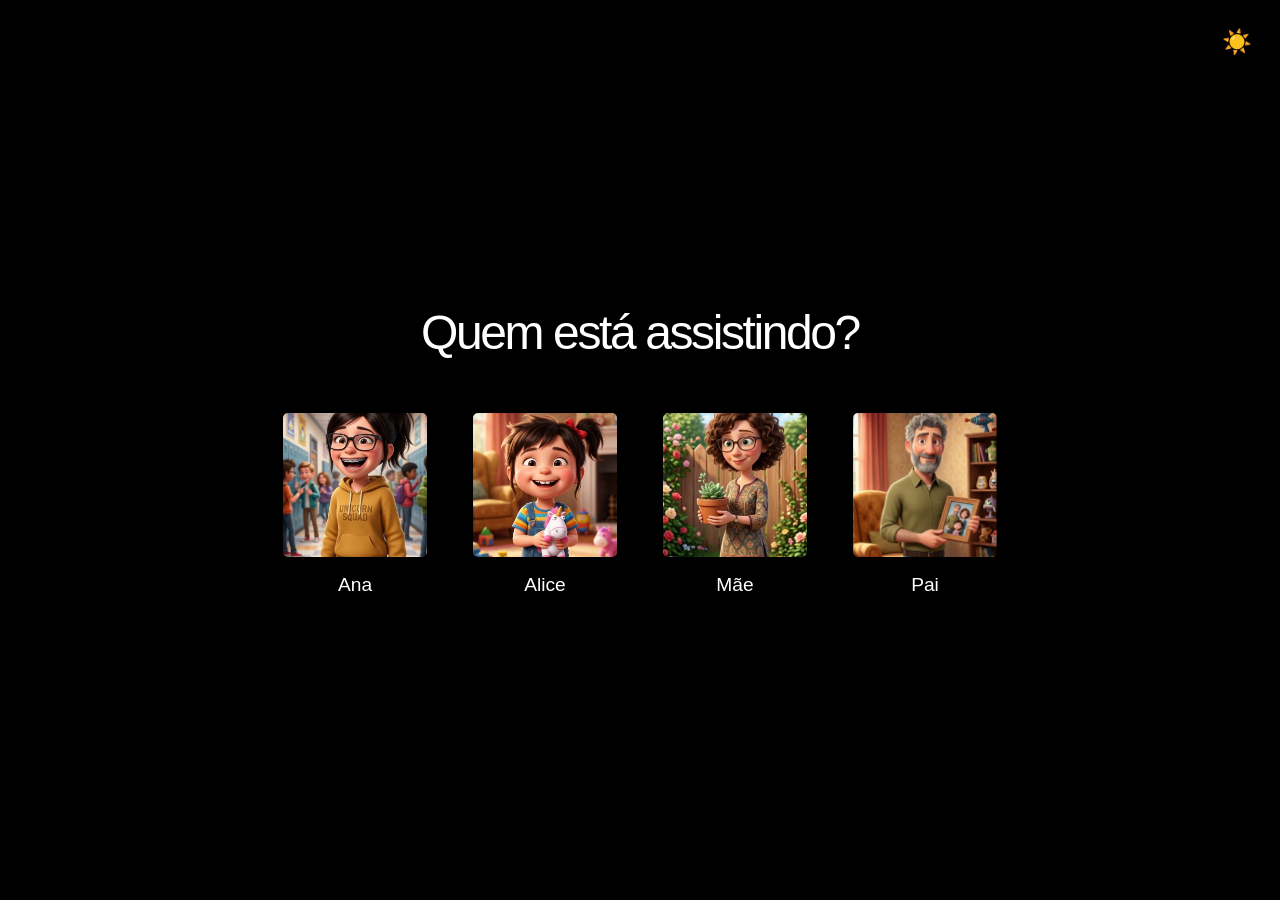
<file: index.html>
<!-- Declara o tipo de documento como HTML5 -->
<!DOCTYPE html>
<!-- Elemento raiz da página, definido como português do Brasil -->
<html lang="pt-BR">
<!-- Cabeçalho com metadados e recursos da página -->
<head>
    <!-- Define codificação UTF-8 para suportar caracteres especiais -->
    <meta charset="UTF-8">
    <!-- Configura a viewport para layout responsivo em dispositivos móveis -->
    <meta name="viewport" content="width=device-width, initial-scale=1.0">
    <!-- Descrição da página para SEO e prévias em buscadores -->
    <meta name="description" content="Selecione um perfil para começar a assistir na Netflix">
    <!-- Título exibido na aba do navegador -->
    <title>Netflix - Selecionar Perfil</title>
    <!-- Importa o arquivo de estilos CSS da página -->
    <link rel="stylesheet" href="style.css">
</head>
<!-- Corpo visível da página -->
<body>
    <!-- Cabeçalho principal do conteúdo -->
    <header>
        <!-- Ícone de alternância de tema (Dark/Light Mode) -->
        <button id="theme-toggle" class="theme-toggle" aria-label="Ativar modo claro">☀️</button>
        <!-- Título principal mostrado ao usuário -->
        <h1>Quem está assistindo?</h1>
    </header>

    <!-- Conteúdo principal da tela -->
    <main>
        <!-- Seção que agrupa os perfis, com rótulo de acessibilidade -->
        <section class="profiles" aria-label="Perfis de usuário">
            <!-- Cartão do perfil da Ana -->
            <article class="profile">
                <!-- Link para a página de filmes com descrição acessível -->
                <a class="profile-link" href="catalogo/catalogo.html" aria-label="Entrar com o perfil Ana e ver a lista de filmes">
                    <!-- Agrupa imagem e legenda do perfil -->
                    <figure>
                    <!-- Imagem do perfil da Ana -->
                    <img src="assets/Ana.png" alt="Perfil de usuário">
                    <!-- Nome exibido abaixo da imagem -->
                    <figcaption>Ana</figcaption>  
                    </figure>
                </a>
            </article>
            <!-- Cartão do perfil da Alice -->
            <article class="profile">
                <!-- Link para a página de filmes com descrição acessível -->
                <a class="profile-link" href="catalogo/catalogo.html" aria-label="Entrar com o perfil Alice e ver a lista de filmes">
                    <!-- Agrupa imagem e legenda do perfil -->
                    <figure>
                    <!-- Imagem do perfil da Alice -->
                    <img src="assets/Alice.png" alt="Perfil de usuário">
                    <!-- Nome exibido abaixo da imagem -->
                    <figcaption>Alice</figcaption>
                    </figure>
                </a>
            </article>
            <!-- Cartão do perfil da Mãe -->
            <article class="profile">
                <!-- Link para a página de filmes com descrição acessível -->
                <a class="profile-link" href="catalogo/catalogo.html" aria-label="Entrar com o perfil Mãe e ver a lista de filmes">
                    <!-- Agrupa imagem e legenda do perfil -->
                    <figure>
                    <!-- Imagem do perfil da Mãe -->
                    <img src="assets/mãe.png" alt="Perfil de usuário">
                    <!-- Nome exibido abaixo da imagem -->
                    <figcaption>Mãe</figcaption>
                    </figure>
                </a>
            </article>
            <!-- Cartão do perfil do Pai -->
            <article class="profile">
                <!-- Link para a página de filmes com descrição acessível -->
                <a class="profile-link" href="catalogo/catalogo.html" aria-label="Entrar com o perfil Pai e ver a lista de filmes">
                    <!-- Agrupa imagem e legenda do perfil -->
                    <figure>
                    <!-- Imagem do perfil do Pai -->
                    <img src="assets/pai.png" alt="Perfil de usuário">
                    <!-- Nome exibido abaixo da imagem -->
                    <figcaption>Pai</figcaption>
                    </figure>
                </a>
            </article>
        </section>
    </main>

    <!-- Script para armazenar perfil ativo no localStorage -->
    <script>
        document.addEventListener('DOMContentLoaded', () => {
            const profileCards = document.querySelectorAll('.profile');

            profileCards.forEach(card => {
                const link = card.querySelector('.profile-link');
                const nameEl = card.querySelector('figcaption');
                const imgEl = card.querySelector('img');

                if (!link || !nameEl || !imgEl) return;

                link.addEventListener('click', () => {
                    const perfilNome = nameEl.textContent.trim();
                    const perfilImagem = imgEl.src;

                    localStorage.setItem('perfilAtivoNome', perfilNome);
                    localStorage.setItem('perfilAtivoImagem', perfilImagem);
                });
            });
        });
    </script>

    <!-- Script para gerenciar Dark Mode e Light Mode -->
    <script src="theme.js"></script>
</body>
</html>
</file>
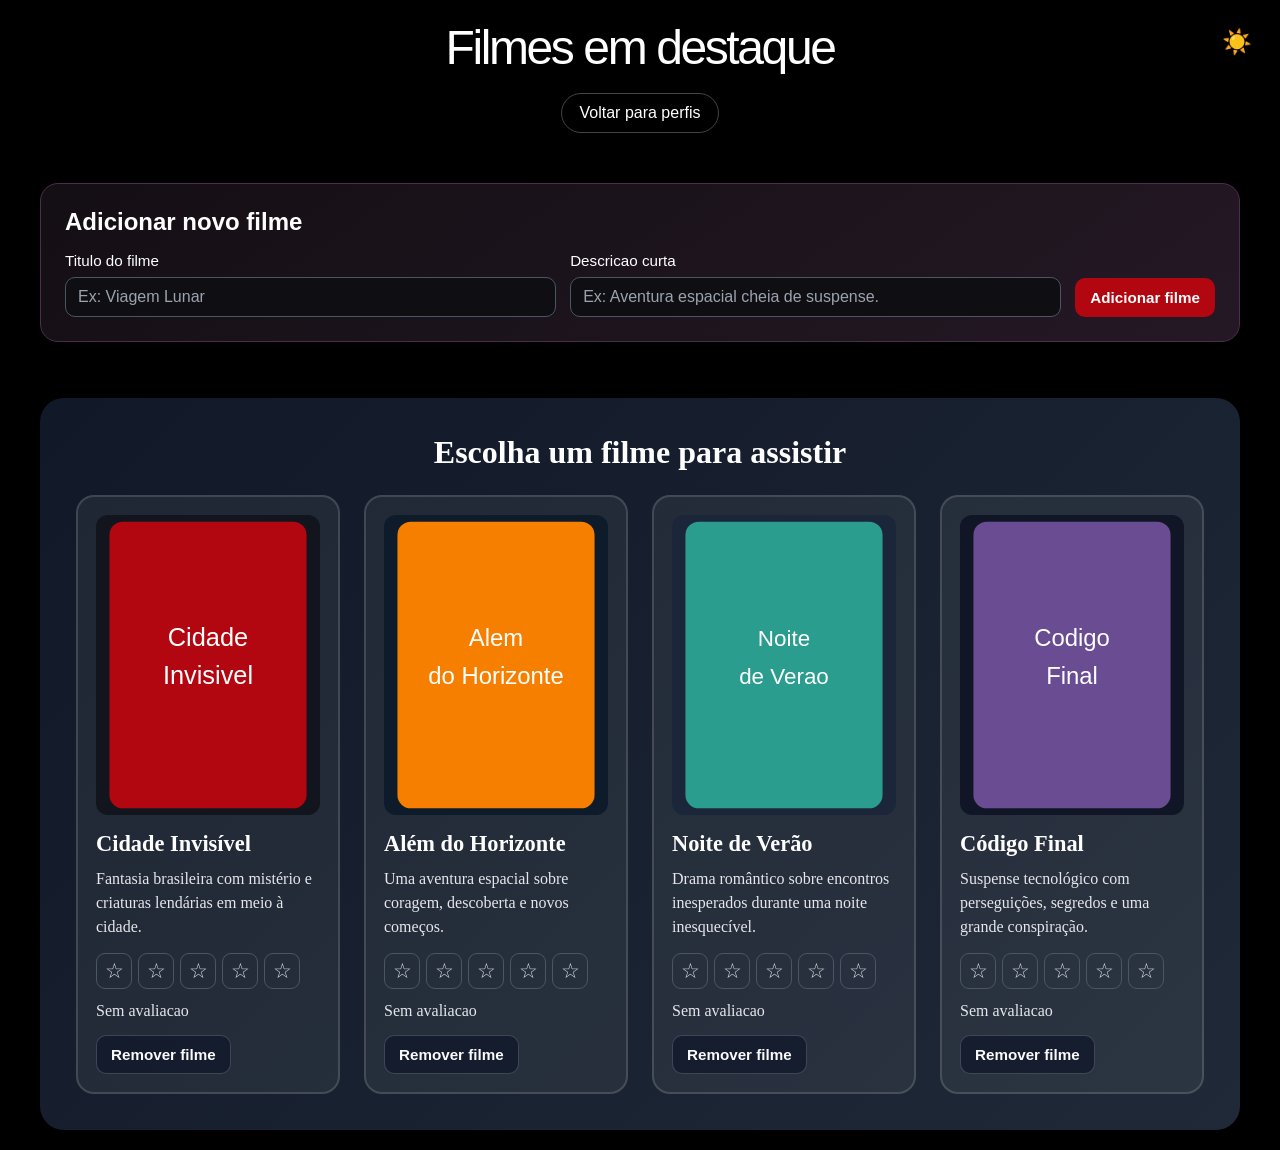
<file: filmes.html>
<!DOCTYPE html>
<html lang="pt-BR">
<head>
    <meta charset="UTF-8">
    <meta name="viewport" content="width=device-width, initial-scale=1.0">
    <meta name="description" content="Lista de filmes em destaque para assistir">
    <title>Netflix - Lista de Filmes</title>
    <link rel="stylesheet" href="style.css">
</head>
<body class="movies-page">
    <header>
        <!-- Ícone de alternância de tema (Dark/Light Mode) -->
        <button id="theme-toggle" class="theme-toggle" aria-label="Ativar modo claro">☀️</button>
        <h1>Filmes em destaque</h1>
        <a class="movies-link" href="index.html">Voltar para perfis</a>
    </header>

    <main>
        <section class="movies-tools" aria-labelledby="add-movie-title">
            <h2 id="add-movie-title">Adicionar novo filme</h2>
            <form id="movie-form" class="movie-form">
                <div class="form-field">
                    <label for="movie-title">Titulo do filme</label>
                    <input id="movie-title" name="title" type="text" required maxlength="50" placeholder="Ex: Viagem Lunar">
                </div>
                <div class="form-field">
                    <label for="movie-description">Descricao curta</label>
                    <input id="movie-description" name="description" type="text" required maxlength="120" placeholder="Ex: Aventura espacial cheia de suspense.">
                </div>
                <button class="primary-button" type="submit">Adicionar filme</button>
            </form>
            <p id="movies-status" class="sr-only" aria-live="polite"></p>
        </section>

        <section class="movies-section" aria-labelledby="movies-title">
            <h2 id="movies-title">Escolha um filme para assistir</h2>
            <ul class="movies-list" id="movies-list">
                <li class="movie-item">
                    <img src="data:image/svg+xml;utf8,<svg xmlns='http://www.w3.org/2000/svg' viewBox='0 0 300 420'><rect width='300' height='420' fill='%2312151d'/><rect x='18' y='18' width='264' height='384' rx='18' fill='%23b20710'/><text x='50%25' y='44%25' text-anchor='middle' fill='white' font-size='34' font-family='Arial'>Cidade</text><text x='50%25' y='56%25' text-anchor='middle' fill='white' font-size='34' font-family='Arial'>Invisivel</text></svg>" alt="Pôster ilustrado do filme Cidade Invisível, com fundo vermelho e tipografia branca.">
                    <h3>Cidade Invisível</h3>
                    <p>Fantasia brasileira com mistério e criaturas lendárias em meio à cidade.</p>
                    <div class="rating" role="group" aria-label="Classificar filme Cidade Invisível">
                        <button type="button" class="star-button" data-rating="1" aria-label="Dar 1 estrela">☆</button>
                        <button type="button" class="star-button" data-rating="2" aria-label="Dar 2 estrelas">☆</button>
                        <button type="button" class="star-button" data-rating="3" aria-label="Dar 3 estrelas">☆</button>
                        <button type="button" class="star-button" data-rating="4" aria-label="Dar 4 estrelas">☆</button>
                        <button type="button" class="star-button" data-rating="5" aria-label="Dar 5 estrelas">☆</button>
                    </div>
                    <p class="rating-text" aria-live="polite">Sem avaliacao</p>
                    <button class="remove-button" type="button">Remover filme</button>
                </li>
                <li class="movie-item">
                    <img src="data:image/svg+xml;utf8,<svg xmlns='http://www.w3.org/2000/svg' viewBox='0 0 300 420'><rect width='300' height='420' fill='%230d1b2a'/><rect x='18' y='18' width='264' height='384' rx='18' fill='%23f77f00'/><text x='50%25' y='44%25' text-anchor='middle' fill='white' font-size='32' font-family='Arial'>Alem</text><text x='50%25' y='56%25' text-anchor='middle' fill='white' font-size='32' font-family='Arial'>do Horizonte</text></svg>" alt="Pôster ilustrado do filme Além do Horizonte, em tons de laranja e azul escuro.">
                    <h3>Além do Horizonte</h3>
                    <p>Uma aventura espacial sobre coragem, descoberta e novos começos.</p>
                    <div class="rating" role="group" aria-label="Classificar filme Alem do Horizonte">
                        <button type="button" class="star-button" data-rating="1" aria-label="Dar 1 estrela">☆</button>
                        <button type="button" class="star-button" data-rating="2" aria-label="Dar 2 estrelas">☆</button>
                        <button type="button" class="star-button" data-rating="3" aria-label="Dar 3 estrelas">☆</button>
                        <button type="button" class="star-button" data-rating="4" aria-label="Dar 4 estrelas">☆</button>
                        <button type="button" class="star-button" data-rating="5" aria-label="Dar 5 estrelas">☆</button>
                    </div>
                    <p class="rating-text" aria-live="polite">Sem avaliacao</p>
                    <button class="remove-button" type="button">Remover filme</button>
                </li>
                <li class="movie-item">
                    <img src="data:image/svg+xml;utf8,<svg xmlns='http://www.w3.org/2000/svg' viewBox='0 0 300 420'><rect width='300' height='420' fill='%231b263b'/><rect x='18' y='18' width='264' height='384' rx='18' fill='%232a9d8f'/><text x='50%25' y='44%25' text-anchor='middle' fill='white' font-size='30' font-family='Arial'>Noite</text><text x='50%25' y='56%25' text-anchor='middle' fill='white' font-size='30' font-family='Arial'>de Verao</text></svg>" alt="Pôster ilustrado do filme Noite de Verão, com composição em verde e azul.">
                    <h3>Noite de Verão</h3>
                    <p>Drama romântico sobre encontros inesperados durante uma noite inesquecível.</p>
                    <div class="rating" role="group" aria-label="Classificar filme Noite de Verao">
                        <button type="button" class="star-button" data-rating="1" aria-label="Dar 1 estrela">☆</button>
                        <button type="button" class="star-button" data-rating="2" aria-label="Dar 2 estrelas">☆</button>
                        <button type="button" class="star-button" data-rating="3" aria-label="Dar 3 estrelas">☆</button>
                        <button type="button" class="star-button" data-rating="4" aria-label="Dar 4 estrelas">☆</button>
                        <button type="button" class="star-button" data-rating="5" aria-label="Dar 5 estrelas">☆</button>
                    </div>
                    <p class="rating-text" aria-live="polite">Sem avaliacao</p>
                    <button class="remove-button" type="button">Remover filme</button>
                </li>
                <li class="movie-item">
                    <img src="data:image/svg+xml;utf8,<svg xmlns='http://www.w3.org/2000/svg' viewBox='0 0 300 420'><rect width='300' height='420' fill='%23111627'/><rect x='18' y='18' width='264' height='384' rx='18' fill='%236a4c93'/><text x='50%25' y='44%25' text-anchor='middle' fill='white' font-size='32' font-family='Arial'>Codigo</text><text x='50%25' y='56%25' text-anchor='middle' fill='white' font-size='32' font-family='Arial'>Final</text></svg>" alt="Pôster ilustrado do filme Código Final, com fundo roxo e texto branco centralizado.">
                    <h3>Código Final</h3>
                    <p>Suspense tecnológico com perseguições, segredos e uma grande conspiração.</p>
                    <div class="rating" role="group" aria-label="Classificar filme Codigo Final">
                        <button type="button" class="star-button" data-rating="1" aria-label="Dar 1 estrela">☆</button>
                        <button type="button" class="star-button" data-rating="2" aria-label="Dar 2 estrelas">☆</button>
                        <button type="button" class="star-button" data-rating="3" aria-label="Dar 3 estrelas">☆</button>
                        <button type="button" class="star-button" data-rating="4" aria-label="Dar 4 estrelas">☆</button>
                        <button type="button" class="star-button" data-rating="5" aria-label="Dar 5 estrelas">☆</button>
                    </div>
                    <p class="rating-text" aria-live="polite">Sem avaliacao</p>
                    <button class="remove-button" type="button">Remover filme</button>
                </li>
            </ul>
        </section>
    </main>

    <!-- Script para gerenciar Dark Mode e Light Mode -->
    <script src="theme.js"></script>
    <!-- Script de filmes -->
    <script src="filmes.js"></script>
</body>
</html>
</file>
<file: style.css>
/* Seleciona todos os elementos para aplicar reset global */
* {
    /* Remove margens padrão do navegador */
    margin: 0;
    /* Remove preenchimento interno padrão do navegador */
    padding: 0;
    /* Faz largura/altura incluir borda e padding no cálculo */
    box-sizing: border-box;
}

/* Variáveis CSS para temas - padrão Dark Mode */
:root {
    /* Cor de fundo principal */
    --bg-color: #000000;
    /* Cor de texto principal */
    --text-color: #ffffff;
    /* Cor secundária (elementos auxiliares) */
    --secondary-color: #1f2937;
    /* Cor de borda */
    --border-color: #444444;
    /* Cor de destaque/acento */
    --accent-color: #b20710;
}

/* Estiliza o corpo principal da página */
body {
    /* Define fundo usando variável CSS */
    background-color: var(--bg-color);
    /* Define texto usando variável CSS */
    color: var(--text-color);
    /* Define pilha de fontes preferenciais */
    font-family: 'Helvetica Neue', Helvetica, Arial, sans-serif;
    /* Ativa Flexbox no body */
    display: flex;
    /* Organiza os elementos em coluna */
    flex-direction: column;
    /* Centraliza itens horizontalmente */
    align-items: center;
    /* Centraliza itens verticalmente */
    justify-content: center;
    /* Garante altura mínima igual à altura da viewport */
    min-height: 100vh;
    /* Cria espaçamento interno nas bordas da página */
    padding: 20px;
    /* Transição suave para mudanças de cores */
    transition: background-color 0.3s ease, color 0.3s ease;
}

/* Estiliza o cabeçalho */
header {
    /* Adiciona espaço abaixo do cabeçalho */
    margin-bottom: 50px;
    /* Centraliza texto do cabeçalho */
    text-align: center;
    /* Posição relativa para botão de tema */
    position: relative;
}

/* Ícone de alternância de tema */
.theme-toggle {
    /* Posição fixa no canto superior direito da tela */
    position: fixed;
    /* Distância do topo */
    top: 20px;
    /* Distância da direita */
    right: 20px;
    /* Fundo transparente */
    background-color: transparent;
    /* Texto baseado na cor do texto */
    color: var(--text-color);
    /* Remove borda padrão */
    border: none;
    /* Padding interno mínimo */
    padding: 8px;
    /* Tamanho grande do ícone */
    font-size: 1.5rem;
    /* Cursor de clique */
    cursor: pointer;
    /* Transição suave */
    transition: all 0.3s ease;
    /* Z-index alto para ficar acima de outros elementos */
    z-index: 1000;
    /* Cantos arredondados sutis */
    border-radius: 8px;
}

/* Hover no ícone de tema */
.theme-toggle:hover {
    /* Fundo semi-transparente */
    background-color: rgba(255, 255, 255, 0.1);
    /* Leve transformação */
    transform: scale(1.1);
}

/* Foco visível no ícone */
.theme-toggle:focus-visible {
    /* Contorno de foco */
    outline: 2px solid #f77f00;
    /* Distância do contorno */
    outline-offset: 2px;
}

/* Estiliza título principal */
h1 {
    /* Define tamanho grande para o título */
    font-size: 3rem;
    /* Define peso da fonte mais leve */
    font-weight: 400;
    /* Ajusta espaçamento entre letras para ficar mais compacto */
    letter-spacing: -0.05em;
}

/* Estiliza link para página de filmes */
.movies-link {
    /* Permite aplicar dimensões e margens como bloco em linha */
    display: inline-block;
    /* Espaço acima do link */
    margin-top: 18px;
    /* Cor do texto do link */
    color: #fff;
    /* Remove sublinhado padrão */
    text-decoration: none;
    /* Tamanho do texto */
    font-size: 1rem;
    /* Borda cinza suave */
    border: 1px solid #444;
    /* Espaçamento interno vertical e horizontal */
    padding: 10px 18px;
    /* Borda totalmente arredondada (formato pílula) */
    border-radius: 999px;
    /* Anima mudanças de fundo e borda */
    transition: background-color 0.3s ease, border-color 0.3s ease;
}

/* Estilo quando o link é hoverado */
.movies-link:hover,
/* Estilo quando o link recebe foco visível (acessibilidade) */
.movies-link:focus-visible {
    /* Fundo vermelho no estado ativo */
    background-color: #b20710;
    /* Borda vermelha no estado ativo */
    border-color: #b20710;
}

/* Estiliza área principal do conteúdo */
main {
    /* Ativa Flexbox */
    display: flex;
    /* Empilha os blocos em coluna */
    flex-direction: column;
    /* Centraliza itens no eixo horizontal */
    align-items: center;
    /* Espaço vertical entre blocos internos */
    gap: 56px;
    /* Ocupa toda a largura disponível */
    width: 100%;
    /* Limita largura máxima para não esticar demais em telas grandes */
    max-width: 1200px;
}

/* Estiliza seção que contém os perfis */
.profiles {
    /* Exibe perfis em Flexbox */
    display: flex;
    /* Espaço entre os cards de perfil */
    gap: 40px;
    /* Permite quebrar linha em telas menores */
    flex-wrap: wrap;
    /* Centraliza cards na linha */
    justify-content: center;
}

/* Estilo base de cada card de perfil */
.profile {
    /* Centraliza conteúdo interno */
    text-align: center;
    /* Cursor de clique para indicar interação */
    cursor: pointer;
    /* Suaviza animação de transformação */
    transition: transform 0.3s ease;
}

/* Estiliza link que envolve cada perfil */
.profile-link {
    /* Herda cor do texto do elemento pai */
    color: inherit;
    /* Remove sublinhado do link */
    text-decoration: none;
    /* Faz link ocupar área total do card */
    display: block;
}

/* Efeito de aumento ao passar mouse no perfil */
.profile:hover {
    /* Escala o card em 5% */
    transform: scale(1.05);
}

/* Remove margem padrão do figure */
figure {
    /* Zera margem externa */
    margin: 0;
}

/* Estiliza imagem de perfil */
.profile img {
    /* Largura fixa da imagem */
    width: 150px;
    /* Altura fixa da imagem */
    height: 150px;
    /* Cantos arredondados */
    border-radius: 8px;
    /* Cobre área sem distorcer (pode cortar) */
    object-fit: cover;
    /* Borda inicial invisível para evitar salto no hover */
    border: 3px solid transparent;
    /* Suaviza troca de cor da borda */
    transition: border-color 0.3s ease;
}

/* Borda branca ao passar mouse sobre o card */
.profile:hover img {
    /* Define cor da borda no hover */
    border-color: #fff;
}

/* Estiliza legenda do perfil */
figcaption {
    /* Espaço acima do texto */
    margin-top: 10px;
    /* Tamanho da fonte da legenda */
    font-size: 1.2rem;
    /* Peso mais fino para visual leve */
    font-weight: 300;
}

/* Bloco visual da seção de filmes */
.movies-section {
    /* Ocupa toda a largura disponível do container */
    width: 100%;
    /* Fundo com gradiente diagonal escuro */
    background: linear-gradient(135deg, #111827, #1f2937);
    /* Arredonda cantos do bloco */
    border-radius: 24px;
    /* Espaço interno */
    padding: 36px;
    /* Fonte serifada para destacar essa área */
    font-family: Georgia, 'Times New Roman', serif;
}

/* Ajuste específico de layout para página de filmes */
.movies-page {
    /* Alinha conteúdo ao topo em vez de centralizar verticalmente */
    justify-content: flex-start;
}

/* Painel das ferramentas/formulário de filmes */
.movies-tools {
    /* Largura total do container pai */
    width: 100%;
    /* Gradiente de fundo com tons vinho/escuros */
    background: linear-gradient(145deg, #140f14, #241824);
    /* Borda sutil roxa */
    border: 1px solid #4a2f4a;
    /* Cantos arredondados */
    border-radius: 18px;
    /* Espaço interno */
    padding: 24px;
}

/* Título do painel de ferramentas */
.movies-tools h2 {
    /* Espaço abaixo do título */
    margin-bottom: 16px;
    /* Tamanho do subtítulo */
    font-size: 1.5rem;
}

/* Layout do formulário de adicionar filme */
.movie-form {
    /* Usa grid para organizar campos */
    display: grid;
    /* Duas colunas flexíveis e uma auto para botão */
    grid-template-columns: 1fr 1fr auto;
    /* Espaço entre células */
    gap: 14px;
    /* Alinha itens pelo final vertical (base dos campos) */
    align-items: end;
}

/* Grupo de cada campo do formulário */
.form-field {
    /* Exibe label e input em coluna */
    display: flex;
    /* Direção vertical */
    flex-direction: column;
    /* Espaço entre label e input */
    gap: 8px;
}

/* Label dos campos */
.form-field label {
    /* Tamanho da fonte do rótulo */
    font-size: 0.95rem;
}

/* Input dos campos */
.form-field input {
    /* Fundo escuro do input */
    background-color: #0f0f13;
    /* Texto claro */
    color: #fff;
    /* Borda cinza */
    border: 1px solid #4b5563;
    /* Arredonda cantos */
    border-radius: 10px;
    /* Espaço interno do input */
    padding: 10px 12px;
    /* Tamanho do texto digitado */
    font-size: 1rem;
}

/* Placeholder dos inputs */
.form-field input::placeholder {
    /* Cor do texto de dica */
    color: #9ca3af;
}

/* Estado de foco acessível nos inputs */
.form-field input:focus-visible {
    /* Contorno laranja para foco visível */
    outline: 2px solid #f77f00;
    /* Distância do contorno para não colar no input */
    outline-offset: 2px;
}

/* Estilos compartilhados entre botão principal e botão remover */
.primary-button,
.remove-button {
    /* Borda inicial transparente */
    border: 1px solid transparent;
    /* Arredondamento dos botões */
    border-radius: 10px;
    /* Espaçamento interno */
    padding: 10px 14px;
    /* Tamanho do texto */
    font-size: 0.95rem;
    /* Texto em negrito */
    font-weight: 700;
    /* Cursor de clique */
    cursor: pointer;
    /* Transições suaves para interação */
    transition: transform 0.2s ease, background-color 0.2s ease, border-color 0.2s ease;
}

/* Estilo do botão principal */
.primary-button {
    /* Fundo vermelho Netflix */
    background-color: #b20710;
    /* Texto branco */
    color: #fff;
}

/* Hover no botão principal */
.primary-button:hover,
/* Foco visível no botão principal */
.primary-button:focus-visible {
    /* Fundo vermelho mais claro */
    background-color: #d50914;
    /* Leve deslocamento para cima */
    transform: translateY(-1px);
}

/* Estilo do botão de remover filme */
.remove-button {
    /* Espaço acima do botão */
    margin-top: 12px;
    /* Fundo semitransparente escuro */
    background-color: rgba(15, 23, 42, 0.75);
    /* Cor do texto clara */
    color: #f9fafb;
    /* Borda clara translúcida */
    border-color: rgba(255, 255, 255, 0.18);
}

/* Hover no botão remover */
.remove-button:hover,
/* Foco visível no botão remover */
.remove-button:focus-visible {
    /* Borda vermelha de alerta */
    border-color: #ef4444;
    /* Fundo vermelho translúcido */
    background-color: rgba(239, 68, 68, 0.16);
}

/* Título da seção de filmes */
.movies-section h2 {
    /* Tamanho do título */
    font-size: 2rem;
    /* Espaço abaixo do título */
    margin-bottom: 24px;
    /* Centraliza o texto */
    text-align: center;
}

/* Lista de filmes */
.movies-list {
    /* Remove marcadores de lista */
    list-style: none;
    /* Exibe itens em grid */
    display: grid;
    /* Cria colunas adaptáveis com mínimo de 220px */
    grid-template-columns: repeat(auto-fit, minmax(220px, 1fr));
    /* Espaço entre cards */
    gap: 24px;
}

/* Card individual de filme */
.movie-item {
    /* Fundo claro translúcido */
    background-color: rgba(255, 255, 255, 0.06);
    /* Borda clara translúcida */
    border: 2px solid rgba(255, 255, 255, 0.14);
    /* Cantos arredondados */
    border-radius: 18px;
    /* Espaço interno do card */
    padding: 18px;
    /* Animação suave para hover/foco */
    transition: transform 0.3s ease, border-color 0.3s ease, box-shadow 0.3s ease;
}

/* Hover no card */
.movie-item:hover,
/* Estado quando algum elemento interno recebe foco */
.movie-item:focus-within {
    /* Eleva visualmente o card */
    transform: translateY(-6px);
    /* Destaca borda em laranja */
    border-color: #f77f00;
    /* Sombra para profundidade */
    box-shadow: 0 14px 28px rgba(0, 0, 0, 0.28);
}

/* Poster dentro do card */
.movie-item img {
    /* Largura total do card */
    width: 100%;
    /* Altura fixa do poster */
    height: 300px;
    /* Ajusta imagem sem distorção */
    object-fit: cover;
    /* Cantos arredondados da imagem */
    border-radius: 12px;
    /* Garante comportamento de bloco */
    display: block;
    /* Espaço abaixo da imagem */
    margin-bottom: 16px;
}

/* Título do filme no card */
.movie-item h3 {
    /* Tamanho do título */
    font-size: 1.4rem;
    /* Espaço abaixo do título */
    margin-bottom: 10px;
}

/* Descrição do filme no card */
.movie-item p {
    /* Cor do texto da descrição */
    color: #e5e7eb;
    /* Altura de linha para leitura confortável */
    line-height: 1.5;
    /* Tamanho da fonte da descrição */
    font-size: 1rem;
}

/* Container das estrelas de avaliação */
.rating {
    /* Espaço acima do bloco de estrelas */
    margin-top: 14px;
    /* Organiza estrelas em linha */
    display: flex;
    /* Espaçamento entre estrelas */
    gap: 6px;
}

/* Botão de estrela */
.star-button {
    /* Borda inicial cinza */
    border: 1px solid #4b5563;
    /* Fundo transparente */
    background-color: transparent;
    /* Cor inicial da estrela */
    color: #d1d5db;
    /* Largura fixa do botão */
    width: 36px;
    /* Altura fixa do botão */
    height: 36px;
    /* Cantos arredondados */
    border-radius: 9px;
    /* Tamanho do ícone estrela */
    font-size: 1.3rem;
    /* Cursor de clique */
    cursor: pointer;
    /* Animações suaves de interação */
    transition: color 0.2s ease, border-color 0.2s ease, transform 0.2s ease;
}

/* Hover da estrela */
.star-button:hover,
/* Foco visível da estrela */
.star-button:focus-visible {
    /* Move levemente para cima */
    transform: translateY(-1px);
    /* Destaca borda em amarelo */
    border-color: #f59e0b;
}

/* Estado ativo da estrela (selecionada) */
.star-button.active {
    /* Cor amarela da estrela ativa */
    color: #f59e0b;
    /* Borda amarela da estrela ativa */
    border-color: #f59e0b;
}

/* Texto que mostra avaliação numérica */
.rating-text {
    /* Espaço acima do texto */
    margin-top: 10px;
    /* Cor cinza clara */
    color: #d1d5db;
    /* Tamanho de fonte menor */
    font-size: 0.95rem;
}

/* Classe utilitária para esconder visualmente e manter acessibilidade */
.sr-only {
    /* Posicionamento absoluto para retirar do fluxo */
    position: absolute;
    /* Largura mínima para manter leitura por leitor de tela */
    width: 1px;
    /* Altura mínima para manter leitura por leitor de tela */
    height: 1px;
    /* Remove padding */
    padding: 0;
    /* Ajuste de margem para esconder visualmente */
    margin: -1px;
    /* Esconde qualquer overflow */
    overflow: hidden;
    /* Recorta elemento para não aparecer */
    clip: rect(0, 0, 0, 0);
    /* Remove borda */
    border: 0;
}

/* Foco visível padrão para links */
a:focus-visible,
/* Foco visível padrão para botões */
button:focus-visible {
    /* Contorno amarelo para navegação por teclado */
    outline: 2px solid #f59e0b;
    /* Distância do contorno */
    outline-offset: 2px;
}

/* Ajustes responsivos para telas até 1024px */
@media (max-width: 1024px) {
    /* Formulário vira coluna única */
    .movie-form {
        /* Uma coluna ocupando toda a largura */
        grid-template-columns: 1fr;
    }

    /* Botão principal ocupa largura total */
    .primary-button {
        /* Largura de 100% no mobile/tablet */
        width: 100%;
    }
}

/* Ajustes responsivos para telas até 768px */
@media (max-width: 768px) {
    /* Reduz tamanho do título principal */
    h1 {
        /* Fonte menor para caber em telas médias */
        font-size: 2rem;
    }

    /* Reduz espaço entre perfis */
    .profiles {
        /* Gap menor entre cards */
        gap: 20px;
    }

    /* Diminui dimensões das imagens de perfil */
    .profile img {
        /* Nova largura para tela menor */
        width: 120px;
        /* Nova altura para tela menor */
        height: 120px;
    }

    /* Reduz padding da seção de filmes */
    .movies-section {
        /* Espaço interno menor */
        padding: 24px;
    }

    /* Reduz título da seção de filmes */
    .movies-section h2 {
        /* Fonte ajustada para telas menores */
        font-size: 1.6rem;
    }

    /* Ajusta largura mínima das colunas do grid */
    .movies-list {
        /* Colunas menores para caber mais facilmente */
        grid-template-columns: repeat(auto-fit, minmax(190px, 1fr));
    }

    /* Reduz altura do poster */
    .movie-item img {
        /* Altura menor para proporção em telas menores */
        height: 260px;
    }
}

/* Ajustes responsivos para telas até 480px */
@media (max-width: 480px) {
    /* Reduz padding de blocos principais em celular pequeno */
    .movies-section,
    .movies-tools {
        /* Menor espaçamento interno */
        padding: 18px;
    }

    /* Reduz padding dos cards de filme */
    .movie-item {
        /* Espaço interno compacto */
        padding: 14px;
    }

    /* Reduz ainda mais altura do poster */
    .movie-item img {
        /* Altura menor para telas estreitas */
        height: 220px;
    }

    /* Diminui espaço entre estrelas */
    .rating {
        /* Gap menor entre botões de avaliação */
        gap: 4px;
    }

    /* Diminui tamanho dos botões de estrela */
    .star-button {
        /* Largura menor */
        width: 32px;
        /* Altura menor */
        height: 32px;
    }
}

/* ============================================
   ESTILOS PARA LIGHT MODE
   ============================================ */

/* Tema claro - Variáveis CSS para light theme */
.light-theme {
    /* Cores específicas para modo claro */
    --bg-color: #ffffff;
    --text-color: #000000;
    --secondary-color: #f3f4f6;
    --border-color: #e5e7eb;
    --accent-color: #dc2626;
}

/* Ajustes adicionais para light mode */
.light-theme .movies-link {
    /* Borda cinza clara no modo light */
    border-color: #d1d5db;
    /* Texto escuro */
    color: #000000;
}

.light-theme .movies-link:hover,
.light-theme .movies-link:focus-visible {
    /* Vermelho mais vivo no light mode */
    background-color: #dc2626;
    /* Borda vermelha */
    border-color: #dc2626;
    /* Texto branco no hover */
    color: #ffffff;
}

.light-theme .profile:hover img {
    /* Borda preta no hover - light mode */
    border-color: #000000;
}

.light-theme .movies-section {
    /* Gradiente claro para light mode */
    background: linear-gradient(135deg, #f9fafb, #f3f4f6);
    /* Borda cinza clara */
    border: 1px solid #e5e7eb;
}

.light-theme .movies-tools {
    /* Gradiente claro para formulário */
    background: linear-gradient(145deg, #ffffff, #f9fafb);
    /* Borda cinza clara */
    border: 1px solid #e5e7eb;
}

.light-theme .form-field input {
    /* Fundo claro para inputs */
    background-color: #f9fafb;
    /* Texto escuro */
    color: #000000;
    /* Borda cinza */
    border-color: #d1d5db;
}

.light-theme .form-field input::placeholder {
    /* Placeholder cinza */
    color: #6b7280;
}

.light-theme .form-field input:focus-visible {
    /* Contorno em vermelho no light mode */
    outline-color: #dc2626;
}

.light-theme .primary-button {
    /* Vermelho mais vivo no light mode */
    background-color: #dc2626;
    /* Texto branco */
    color: #ffffff;
}

.light-theme .primary-button:hover,
.light-theme .primary-button:focus-visible {
    /* Vermelho mais claro on hover */
    background-color: #ef4444;
}

.light-theme .remove-button {
    /* Fundo claro translúcido */
    background-color: rgba(0, 0, 0, 0.06);
    /* Texto escuro */
    color: #1f2937;
    /* Borda cinza */
    border-color: rgba(0, 0, 0, 0.12);
}

.light-theme .remove-button:hover,
.light-theme .remove-button:focus-visible {
    /* Borda vermelha */
    border-color: #dc2626;
    /* Fundo vermelho translúcido */
    background-color: rgba(220, 38, 38, 0.1);
}

.light-theme .movie-item {
    /* Fundo claro translúcido */
    background-color: rgba(0, 0, 0, 0.04);
    /* Borda cinza clara */
    border-color: rgba(0, 0, 0, 0.1);
}

.light-theme .movie-item:hover,
.light-theme .movie-item:focus-within {
    /* Borda vermelha */
    border-color: #dc2626;
    /* Sombra adaptada */
    box-shadow: 0 14px 28px rgba(0, 0, 0, 0.1);
}

.light-theme .movie-item p {
    /* Texto cinza escuro */
    color: #4b5563;
}

.light-theme .star-button {
    /* Borda cinza */
    border-color: #d1d5db;
    /* Texto cinza */
    color: #6b7280;
}

.light-theme .star-button:hover,
.light-theme .star-button:focus-visible {
    /* Borda laranja */
    border-color: #f59e0b;
}

.light-theme .star-button.active {
    /* Cor amarela */
    color: #f59e0b;
    /* Borda amarela */
    border-color: #f59e0b;
}

.light-theme .rating-text {
    /* Texto cinza escuro */
    color: #6b7280;
}

.light-theme a:focus-visible,
.light-theme button:focus-visible {
    /* Contorno em vermelho no light mode */
    outline-color: #dc2626;
}

/* ============================================
   RESPONSIVIDADE PARA O ÍCONE DE TEMA
   ============================================ */

/* Ajustes para telas até 768px */
@media (max-width: 768px) {
    .theme-toggle {
        /* Posição ajustada para mobile */
        top: 15px;
        right: 15px;
        /* Ícone menor */
        font-size: 1.3rem;
        /* Padding menor */
        padding: 6px;
    }
}

/* Ajustes para telas até 480px */
@media (max-width: 480px) {
    .theme-toggle {
        /* Posição mais próxima das bordas */
        top: 10px;
        right: 10px;
        /* Ícone ainda menor */
        font-size: 1.2rem;
        /* Padding mínimo */
        padding: 5px;
    }
}
</file>
